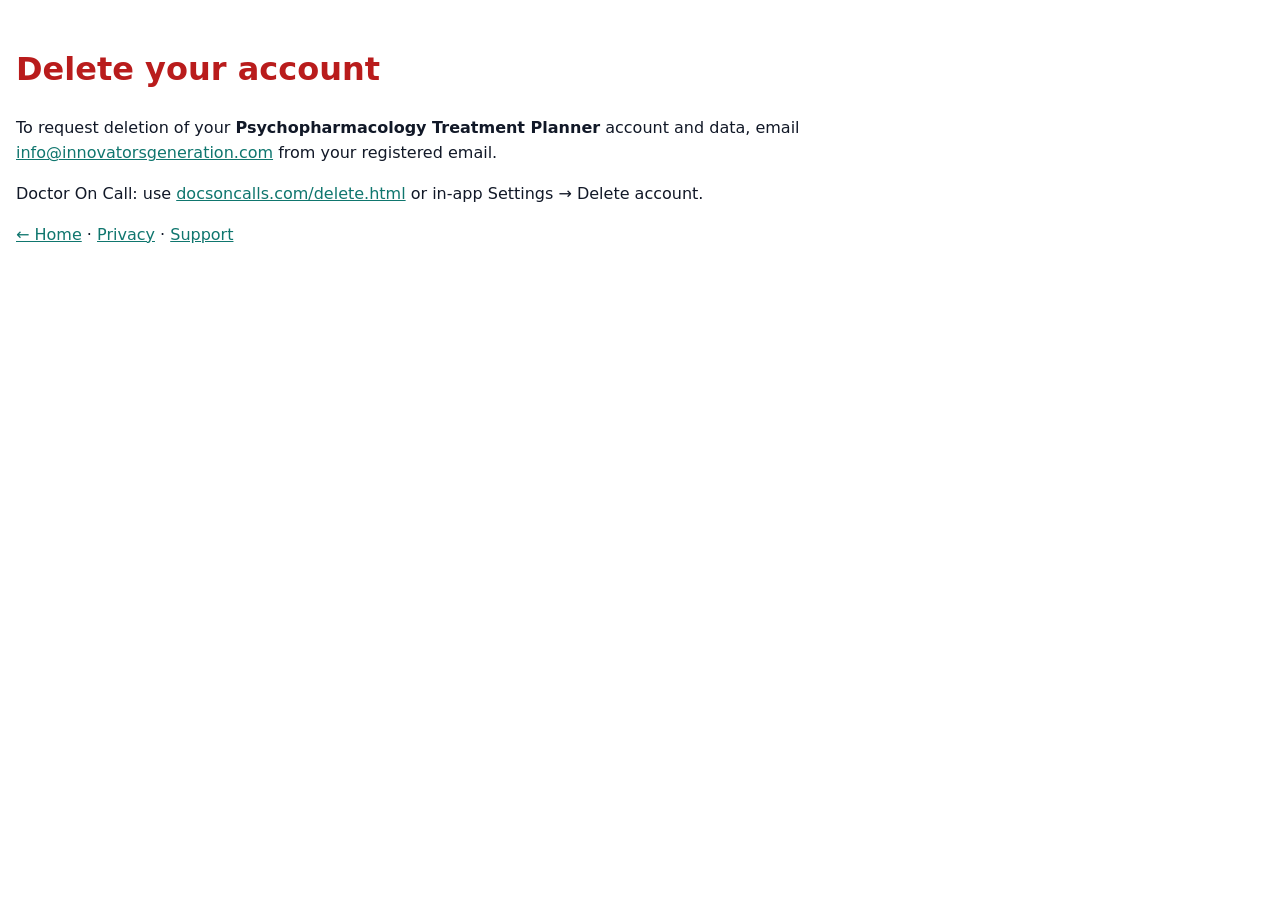
<file: delete.html>
<!doctype html>
<html lang="en">
<head>
  <meta charset="UTF-8" />
  <meta name="viewport" content="width=device-width, initial-scale=1" />
  <title>Delete Account · Psychopharmacology Treatment Planner</title>
  <style>
    body { margin: 0; font-family: system-ui, sans-serif; line-height: 1.55; color: #111827; max-width: 820px; margin: 0 auto; padding: 24px 16px; }
    h1 { color: #b91c1c; }
    a { color: #0f766e; }
  </style>
<meta name="viewport" content="width=device-width, initial-scale=1, viewport-fit=cover" />
  <meta name="mobile-web-app-capable" content="yes" />
  <meta name="apple-mobile-web-app-capable" content="yes" />
  <meta name="theme-color" content="#0f766e" />
  <style id="mobile-enhance">
    *, *::before, *::after { box-sizing: border-box; }
    html { -webkit-text-size-adjust: 100%; text-size-adjust: 100%; }
    body { margin: 0; overflow-x: hidden; }
    img, video, iframe, svg, canvas, table { max-width: 100%; height: auto; }
    input, select, textarea, button { max-width: 100%; font-size: 16px; }
    @media (max-width: 768px) {
      body { padding-left: 12px; padding-right: 12px; }
      h1 { font-size: 1.5rem; }
    }
  </style>
</head>
<body>
  <h1>Delete your account</h1>
  <p>To request deletion of your <strong>Psychopharmacology Treatment Planner</strong> account and data, email
    <a href="mailto:info@innovatorsgeneration.com?subject=Delete%20account%20Psychopharmacology Treatment Planner">info@innovatorsgeneration.com</a>
    from your registered email.</p>
  <p>Doctor On Call: use <a href="https://docsoncalls.com/delete.html">docsoncalls.com/delete.html</a> or in-app Settings → Delete account.</p>
  <p><a href="index.html">← Home</a> · <a href="privacy.html">Privacy</a> · <a href="support.html">Support</a></p>
</body>
</html>
</file>
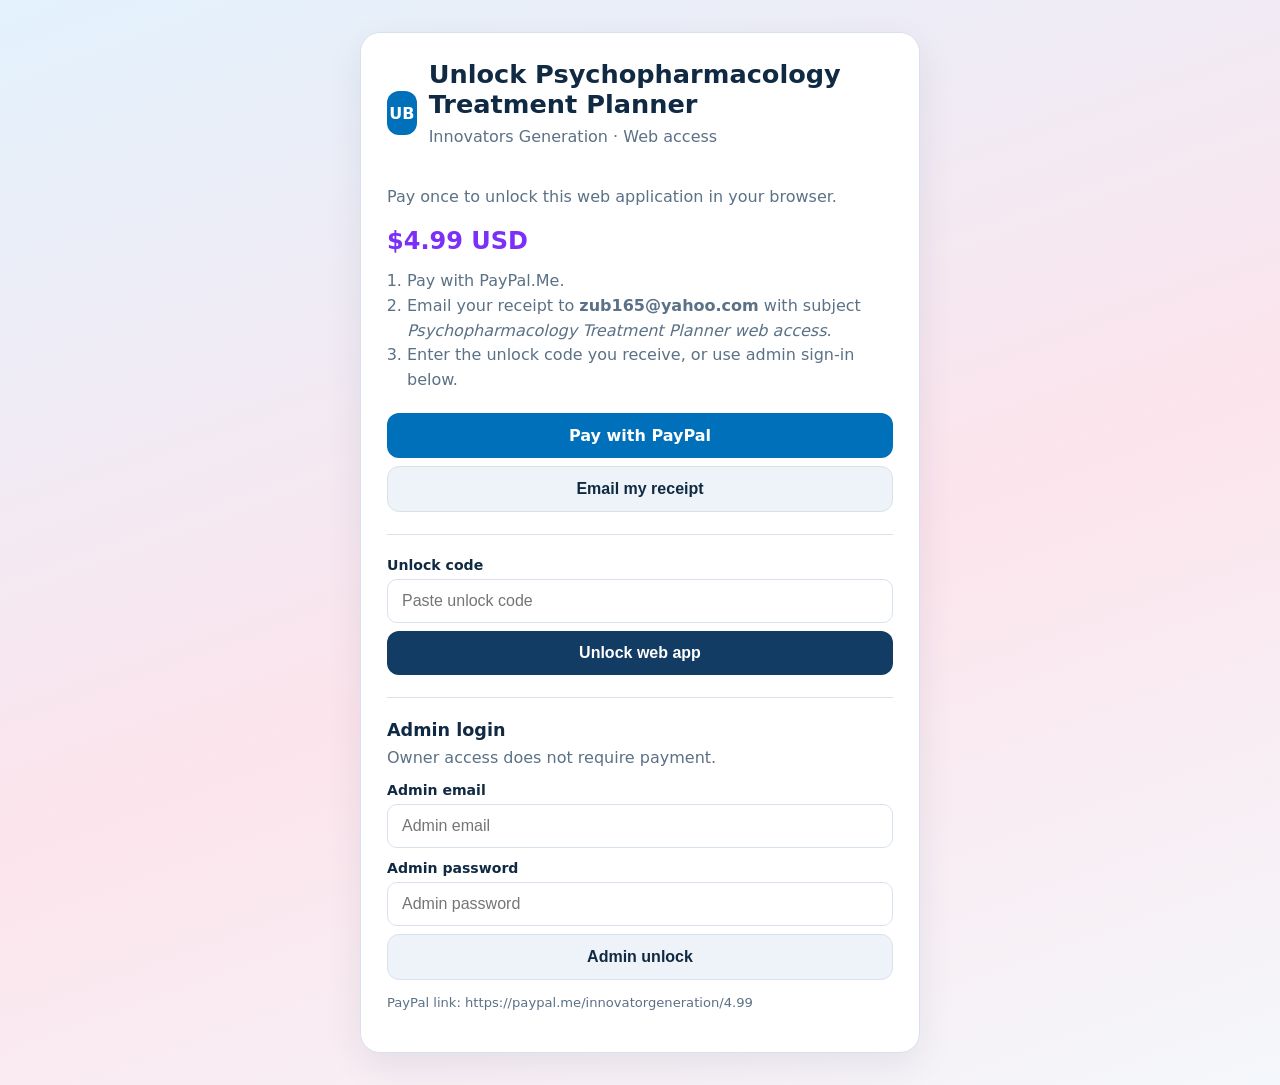
<file: paywall.html>
<!doctype html>
<html lang="en">
<head>
<meta charset="utf-8">
<meta name="viewport" content="width=device-width, initial-scale=1">
<meta name="robots" content="noindex">
<title>Unlock Psychopharmacology Treatment Planner</title>
<style>
:root{--bg:#f4f7fb;--card:#fff;--ink:#102a43;--muted:#5b7186;--primary:#0070ba;--accent:#7b2ff7;--border:#d9e2ec;--ok:#0d7377;--err:#b00020}
*{box-sizing:border-box}
body{margin:0;min-height:100vh;font-family:system-ui,-apple-system,"Segoe UI",sans-serif;color:var(--ink);background:linear-gradient(160deg,#e3f2fd,#fce4ec 55%,var(--bg));padding:32px 18px}
.wrap{max-width:560px;margin:0 auto}
.card{background:var(--card);border:1px solid var(--border);border-radius:20px;padding:26px;box-shadow:0 12px 36px rgba(16,42,67,.08)}
.brand{display:flex;align-items:center;gap:12px;margin-bottom:18px}
.logo{width:44px;height:44px;border-radius:12px;background:var(--primary);color:#fff;display:grid;place-items:center;font-weight:800}
h1{font-size:1.6rem;margin:0 0 6px}
.sub{color:var(--muted);margin:0 0 18px;line-height:1.5}
.price{font-size:1.5rem;font-weight:800;color:var(--accent);margin:14px 0}
ol{line-height:1.55;color:var(--muted);padding-left:20px;margin:0 0 20px}
a.btn,button{display:block;width:100%;border:0;border-radius:12px;padding:13px 16px;font-size:1rem;font-weight:650;text-align:center;text-decoration:none;cursor:pointer;margin:8px 0}
a.btn{background:var(--primary);color:#fff}
button{background:#123c63;color:#fff}
button.secondary{background:#edf3f8;color:var(--ink);border:1px solid var(--border)}
hr{border:0;border-top:1px solid var(--border);margin:22px 0}
label{display:block;font-size:.88rem;font-weight:650;margin:12px 0 6px}
input{width:100%;padding:12px 14px;border:1px solid var(--border);border-radius:10px;font-size:1rem}
.msg{margin-top:12px;font-size:.9rem;display:none}
.msg.err{display:block;color:var(--err)}
.msg.ok{display:block;color:var(--ok)}
.small{font-size:.82rem;color:var(--muted);line-height:1.5;word-break:break-all}
</style>
</head>
<body>
<div class="wrap"><div class="card">
<div class="brand"><div class="logo">UB</div><div><h1>Unlock Psychopharmacology Treatment Planner</h1><p class="sub">Innovators Generation · Web access</p></div></div>
<p class="sub">Pay once to unlock this web application in your browser.</p>
<div class="price" id="price">$4.99 USD</div>
<ol><li>Pay with PayPal.Me.</li><li>Email your receipt to <strong>zub165@yahoo.com</strong> with subject <em>Psychopharmacology Treatment Planner web access</em>.</li><li>Enter the unlock code you receive, or use admin sign-in below.</li></ol>
<a class="btn" id="paypal" href="https://paypal.me/innovatorgeneration/4.99" target="_blank" rel="noopener">Pay with PayPal</a>
<button class="secondary" id="emailBtn" type="button">Email my receipt</button>
<hr>
<label for="code">Unlock code</label>
<input id="code" autocomplete="off" placeholder="Paste unlock code">
<button id="unlockBtn" type="button">Unlock web app</button>
<hr>
<h2 style="font-size:1.1rem;margin:0">Admin login</h2>
<p class="sub" style="margin:6px 0">Owner access does not require payment.</p>
<label for="adminEmail">Admin email</label>
<input id="adminEmail" autocomplete="username" placeholder="Admin email">
<label for="adminPassword">Admin password</label>
<input id="adminPassword" type="password" autocomplete="current-password" placeholder="Admin password">
<button class="secondary" id="adminBtn" type="button">Admin unlock</button>
<div class="msg err" id="msg"></div>
<p class="small">PayPal link: <span id="paypalText">https://paypal.me/innovatorgeneration/4.99</span></p>
<p class="small" id="already" style="display:none">This browser is already unlocked. <a href="#" id="openApp">Open app</a> · <a href="?lock=1">Lock again</a></p>
</div></div>
<script>
var CFG = {"appName": "Psychopharmacology Treatment Planner", "priceLabel": "$4.99 USD", "paypalMeUrl": "https://paypal.me/innovatorgeneration/4.99", "contactEmail": "zub165@yahoo.com", "subject": "Psychopharmacology Treatment Planner web access", "unlockCodes": ["URDU-WEB-2026", "INNOVATOR-WEB-2026", "HFA-WEB-2026", "HEALTHFORALL-UNLOCK", "HFA-ADMIN-786"], "admins": [{"email": "zub165@yahoo.com", "hash": "6ef937c819981c8764d467d258588b94bd7fc9ff64a9ed590ae19609647e9c3a"}, {"email": "admin", "hash": "f138f07253dd1e82e4cf1ee90788004d0c7c7a7b3cb7207379d8468c1ab3d4f8"}], "storageKey": "iw_paid_zub165_psychopharmacology_treatment_planner_web"};
(function(){
var key=CFG.storageKey;
function msg(type,text){var m=document.getElementById("msg");m.className="msg "+type;m.textContent=text}
function safeNext(raw){if(!raw)return"./";try{var u=new URL(raw,location.origin);if(u.origin!==location.origin)return"./";return u.pathname+u.search+u.hash}catch(e){return"./"}}
var next=safeNext(new URLSearchParams(location.search).get("next"));
function unlock(){try{localStorage.setItem(key,"1")}catch(e){}msg("ok","Access unlocked. Opening app...");setTimeout(function(){location.replace(next)},400)}
if(localStorage.getItem(key)==="1"){document.getElementById("already").style.display="block";document.getElementById("openApp").href=next}
async function sha256(text){var bytes=new TextEncoder().encode(text);var digest=await crypto.subtle.digest("SHA-256",bytes);return Array.from(new Uint8Array(digest)).map(function(b){return b.toString(16).padStart(2,"0")}).join("")}
document.getElementById("unlockBtn").onclick=function(){var code=(document.getElementById("code").value||"").trim();if(CFG.unlockCodes.indexOf(code)>=0){msg("ok","Valid code. Unlocking...");unlock()}else{msg("err","Invalid unlock code.")}};
document.getElementById("adminBtn").onclick=async function(){var email=(document.getElementById("adminEmail").value||"").trim().toLowerCase();var pass=document.getElementById("adminPassword").value||"";if(!email||!pass){msg("err","Enter admin email and password.");return}msg("ok","Checking admin credentials...");try{var hash=await sha256(pass);var ok=CFG.admins.some(function(a){return (a.email||"").toLowerCase()===email&&a.hash===hash});if(ok){unlock()}else{msg("err","Admin sign-in failed.")}}catch(e){msg("err","Admin sign-in needs HTTPS. Open this page over HTTPS.")}};
document.getElementById("emailBtn").onclick=function(){location.href="mailto:zub165@yahoo.com?subject=Psychopharmacology%20Treatment%20Planner%20web%20access"};
document.getElementById("code").addEventListener("keydown",function(e){if(e.key==="Enter")document.getElementById("unlockBtn").click()});
document.getElementById("adminPassword").addEventListener("keydown",function(e){if(e.key==="Enter")document.getElementById("adminBtn").click()});
})();
</script>
</body>
</html>
</file>
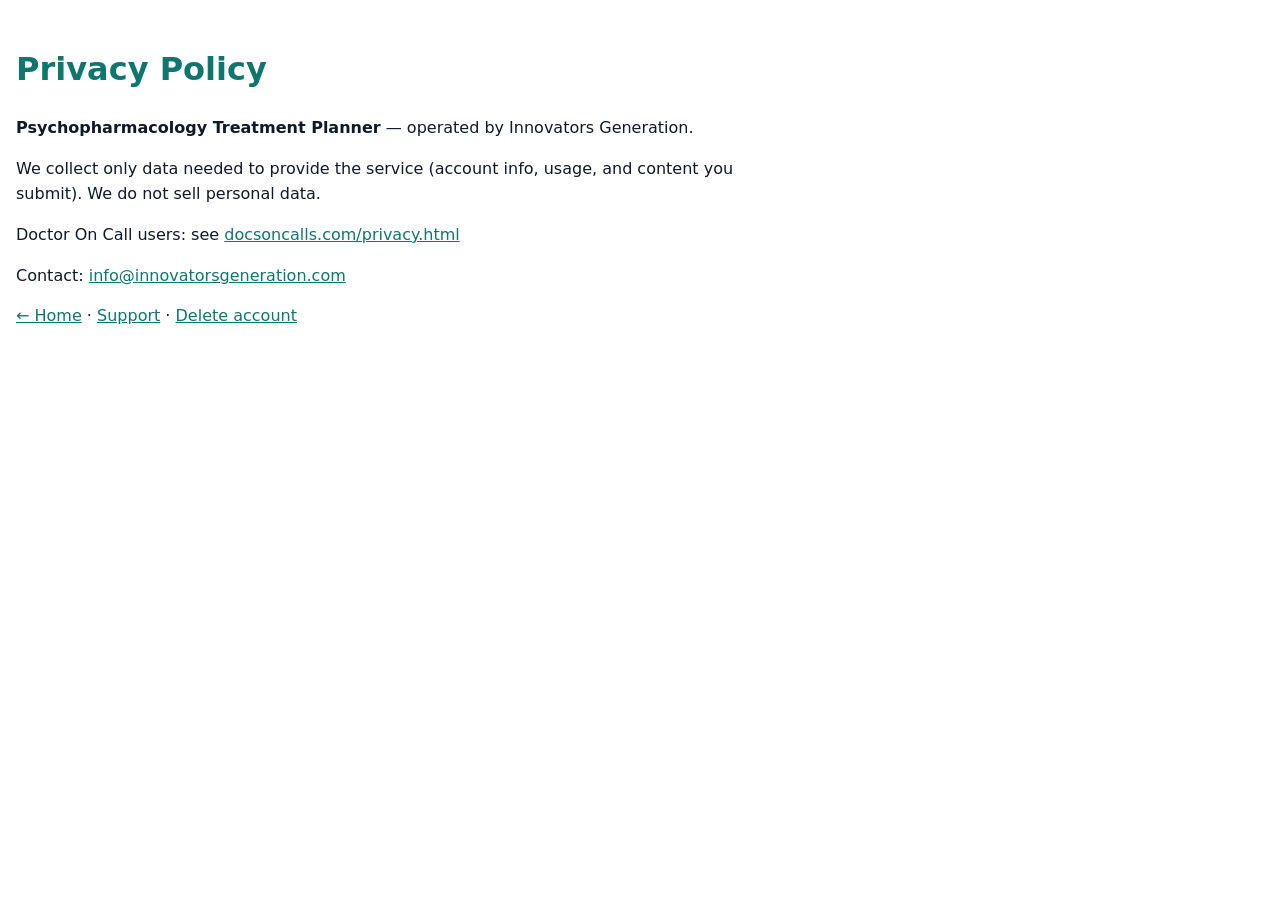
<file: privacy.html>
<!doctype html>
<html lang="en">
<head>
  <meta charset="UTF-8" />
  <meta name="viewport" content="width=device-width, initial-scale=1" />
  <title>Privacy Policy · Psychopharmacology Treatment Planner</title>
  <style>
    body { margin: 0; font-family: system-ui, sans-serif; line-height: 1.55; color: #111827; max-width: 820px; margin: 0 auto; padding: 24px 16px; }
    h1 { color: #0f766e; }
    a { color: #0f766e; }
  </style>
<meta name="viewport" content="width=device-width, initial-scale=1, viewport-fit=cover" />
  <meta name="mobile-web-app-capable" content="yes" />
  <meta name="apple-mobile-web-app-capable" content="yes" />
  <meta name="theme-color" content="#0f766e" />
  <style id="mobile-enhance">
    *, *::before, *::after { box-sizing: border-box; }
    html { -webkit-text-size-adjust: 100%; text-size-adjust: 100%; }
    body { margin: 0; overflow-x: hidden; }
    img, video, iframe, svg, canvas, table { max-width: 100%; height: auto; }
    input, select, textarea, button { max-width: 100%; font-size: 16px; }
    @media (max-width: 768px) {
      body { padding-left: 12px; padding-right: 12px; }
      h1 { font-size: 1.5rem; }
    }
  </style>
</head>
<body>
  <h1>Privacy Policy</h1>
  <p><strong>Psychopharmacology Treatment Planner</strong> — operated by Innovators Generation.</p>
  <p>We collect only data needed to provide the service (account info, usage, and content you submit). We do not sell personal data.</p>
  <p>Doctor On Call users: see <a href="https://docsoncalls.com/privacy.html">docsoncalls.com/privacy.html</a></p>
  <p>Contact: <a href="mailto:info@innovatorsgeneration.com">info@innovatorsgeneration.com</a></p>
  <p><a href="index.html">← Home</a> · <a href="support.html">Support</a> · <a href="delete.html">Delete account</a></p>
</body>
</html>
</file>
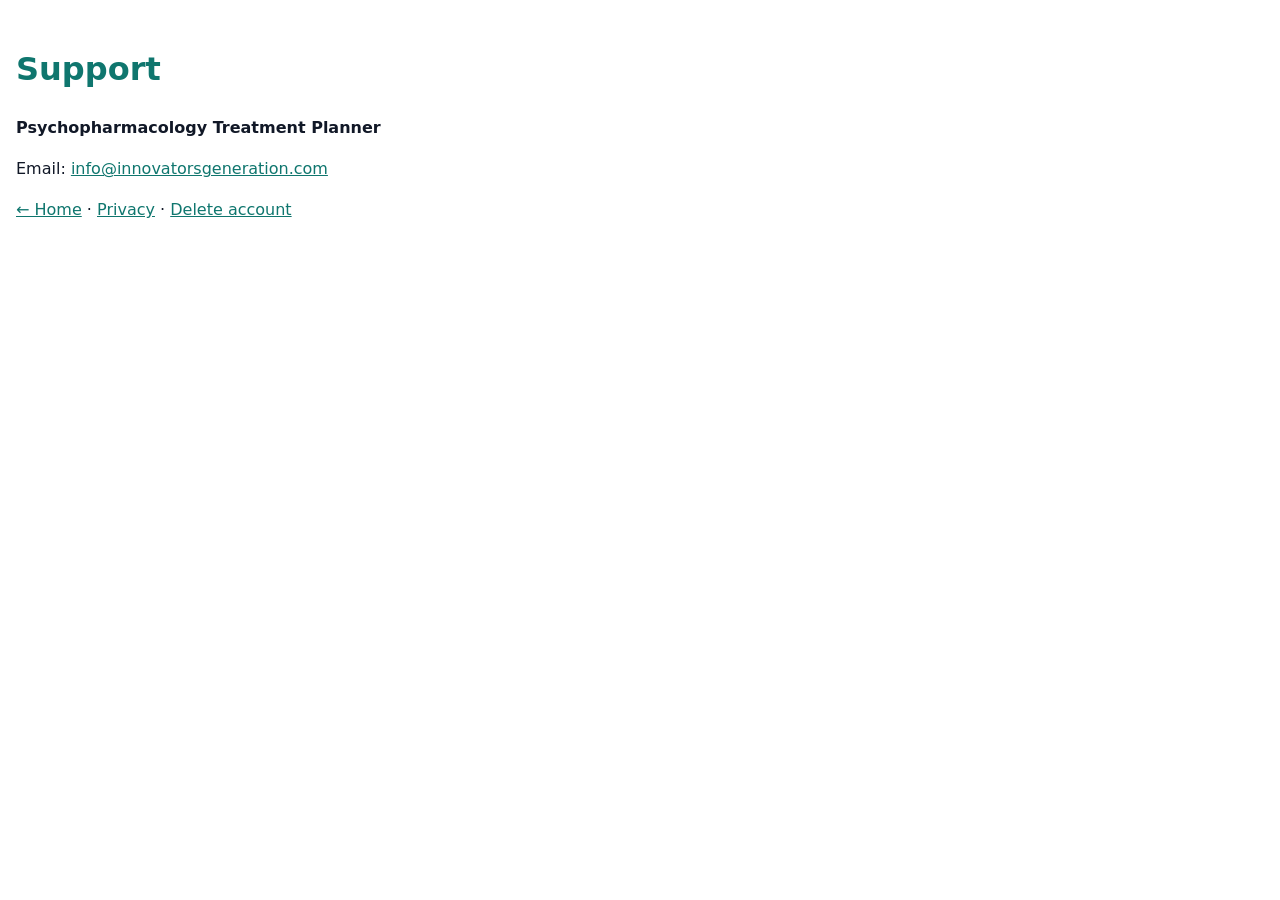
<file: support.html>
<!doctype html>
<html lang="en">
<head>
  <meta charset="UTF-8" />
  <meta name="viewport" content="width=device-width, initial-scale=1" />
  <title>Support · Psychopharmacology Treatment Planner</title>
  <style>
    body { margin: 0; font-family: system-ui, sans-serif; line-height: 1.55; color: #111827; max-width: 820px; margin: 0 auto; padding: 24px 16px; }
    h1 { color: #0f766e; }
    a { color: #0f766e; }
  </style>
<meta name="viewport" content="width=device-width, initial-scale=1, viewport-fit=cover" />
  <meta name="mobile-web-app-capable" content="yes" />
  <meta name="apple-mobile-web-app-capable" content="yes" />
  <meta name="theme-color" content="#0f766e" />
  <style id="mobile-enhance">
    *, *::before, *::after { box-sizing: border-box; }
    html { -webkit-text-size-adjust: 100%; text-size-adjust: 100%; }
    body { margin: 0; overflow-x: hidden; }
    img, video, iframe, svg, canvas, table { max-width: 100%; height: auto; }
    input, select, textarea, button { max-width: 100%; font-size: 16px; }
    @media (max-width: 768px) {
      body { padding-left: 12px; padding-right: 12px; }
      h1 { font-size: 1.5rem; }
    }
  </style>
</head>
<body>
  <h1>Support</h1>
  <p><strong>Psychopharmacology Treatment Planner</strong></p>
  <p>Email: <a href="mailto:info@innovatorsgeneration.com">info@innovatorsgeneration.com</a></p>
  <p><a href="index.html">← Home</a> · <a href="privacy.html">Privacy</a> · <a href="delete.html">Delete account</a></p>
</body>
</html>
</file>
